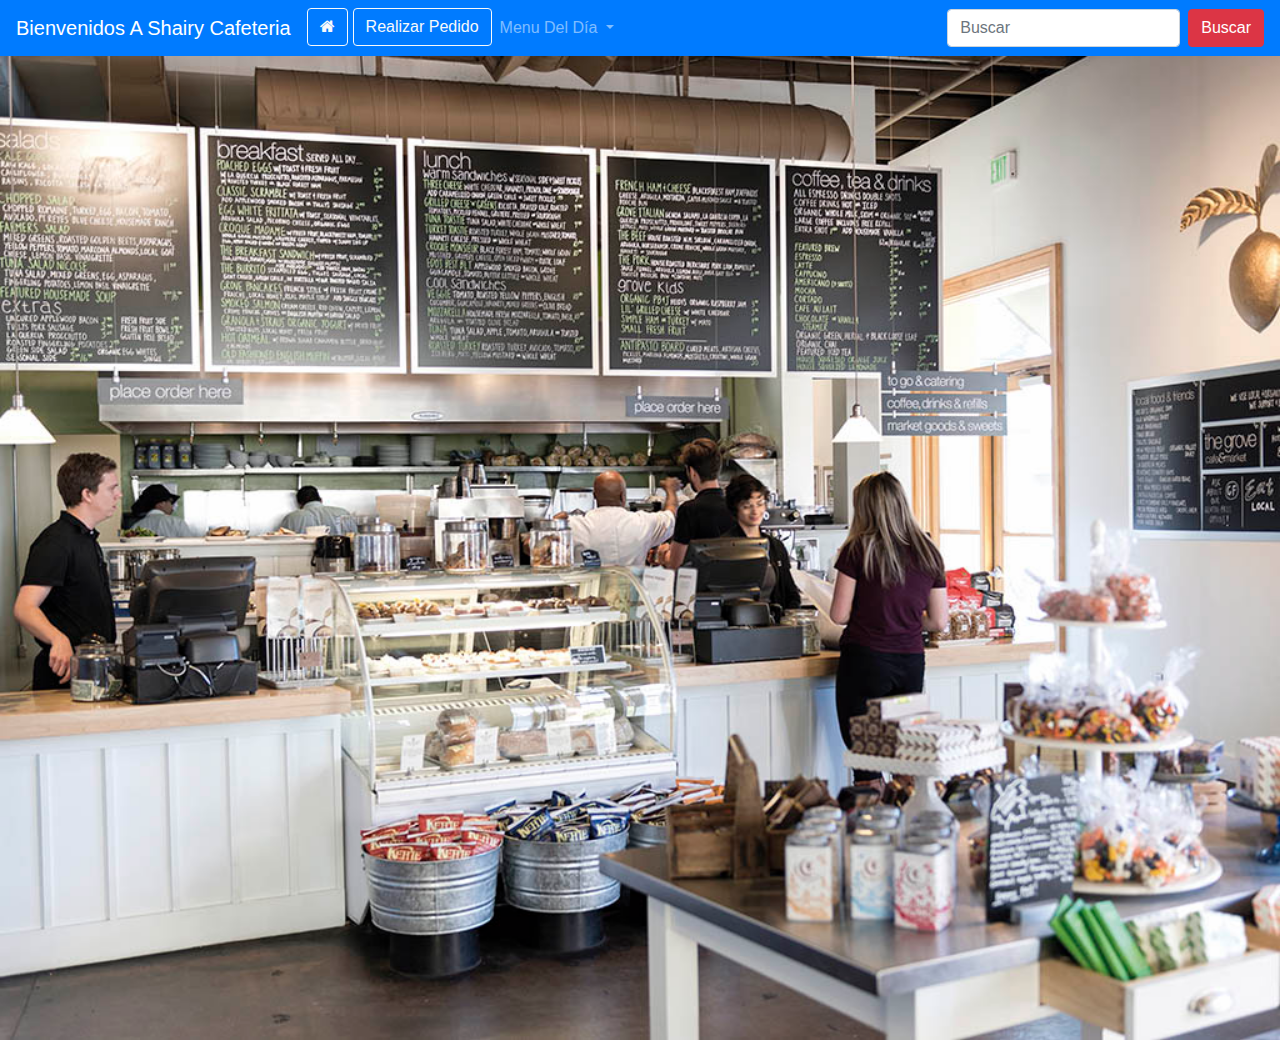
<file: index.html>
<!DOCTYPE html>
<html lang="en">

<head>
    <meta charset="UTF-8">
    <meta name="viewport" content="width=device-width, initial-scale=1.0">

    <link rel="icon" href="img/icono.png" type="image/png" />

    <link rel="stylesheet" href="css/bootstrap.min.css">
    <!-- Font Awesome -->
    <link rel="stylesheet" href="css/font-awesome/css/font-awesome.min.css">

    <!-- Ionicons -->
    <link rel="stylesheet" href="css/Ionicons/css/ionicons.min.css">

    <link rel="stylesheet" href="css/estilos.css">


    <title>Shairy Cafeteria</title>
</head>

<body>

    <header class="main-header">

        <nav class="navbar navbar-expand-lg navbar-dark bg-primary">

            <a class="navbar-brand" href="index.html">Bienvenidos A Shairy Cafeteria</a>

            <button class="navbar-toggler" type="button" data-toggle="collapse" data-target="#navbarSupportedContent" aria-controls="navbarSupportedContent" aria-expanded="false" aria-label="Toggle navigation">
              <span class="navbar-toggler-icon"></span>
            </button>

            <div class="collapse navbar-collapse" id="navbarSupportedContent">
                <ul class="navbar-nav mr-auto">
                    <li class="nav-item active">
                        <a class="btn btn-outline-light" id="inicio" href="index.html"><i class="fa fa-home"></i><span class="sr-only">(current)</span></a>
                    </li>

                    <li class="nav-item active">
                        <a class="btn btn-outline-light" data-toggle="modal" data-target="#modalAgregarPedido" href="#">Realizar Pedido <span class="sr-only"></span></a>
                    </li>

                    <li class="nav-item dropdown">
                        <a class="nav-link dropdown-toggle" href="#" id="navbarDropdown" role="button" data-toggle="dropdown" aria-haspopup="true" aria-expanded="false">
                    Menu Del Día
                  </a>
                        <div class="dropdown-menu" aria-labelledby="navbarDropdown">
                            <a class="dropdown-item" href="jugos.html">Jugos</a>
                            <a class="dropdown-item" href="tostadas.html">Tostadas</a>
                            <a class="dropdown-item" href="#">Pastelitos</a>
                            <a class="dropdown-item" href="#">Quipes</a>
                            <div class="dropdown-divider"></div>
                            <a class="dropdown-item" href="#">Comida Chatarra</a>
                        </div>
                    </li>
                </ul>
                <form class="form-inline my-2 my-lg-0">
                    <input class="form-control mr-sm-2" type="search" placeholder="Buscar" aria-label="Search">
                    <button class="btn btn-danger my-2 my-sm-0" type="submit">Buscar</button>
                </form>
            </div>
        </nav>
    </header>

    <img src="img/fondo.jpg" class="imagen">



    <!--<script src="js/bootstrap.min.js"></script>
    <script src="js/popper.min.js"></script>
    <!--<script src="js/jquery-3.5.1.min.js"></script>-->

    <script src="https://code.jquery.com/jquery-3.5.1.slim.min.js" integrity="sha384-DfXdz2htPH0lsSSs5nCTpuj/zy4C+OGpamoFVy38MVBnE+IbbVYUew+OrCXaRkfj" crossorigin="anonymous"></script>
    <script src="https://cdn.jsdelivr.net/npm/bootstrap@4.5.3/dist/js/bootstrap.bundle.min.js" integrity="sha384-ho+j7jyWK8fNQe+A12Hb8AhRq26LrZ/JpcUGGOn+Y7RsweNrtN/tE3MoK7ZeZDyx" crossorigin="anonymous"></script>


    <div class="modal fade" id="modalAgregarPedido" tabindex="-1" aria-labelledby="exampleModalLabel" aria-hidden="true">

        <div class="modal-dialog">

            <div class="modal-content">

                <div class="modal-header">

                    <h5 class="modal-title" id="exampleModalLabel">Tus pedidos</h5>

                    <button type="button" class="close" data-dismiss="modal" aria-label="Close">

                <span aria-hidden="true">&times;</span>

              </button>

                </div>

                <div class="modal-body">

                    <form>

                        <div class="form-group">

                            <label for="recipient-name" class="col-form-label">Nombre Producto:</label>

                            <span class="input-group-addon"><i class=""></i></span>

                            <select class="form-control input-lg" id="" name="nuevaCategoria" required>
                  
                                <option value="">Selecionar Producto</option>

                                <option value="">Jugos</option>
                                <option value="">Tostadas</option>
                                <option value="">Pastelitos</option>
                                <option value="">Quipes</option>
  
                            </select>

                        </div>

                        <div class="form-group">

                            <label for="recipient-name" class="col-form-label">Cantidad:</label>

                            <input type="number" min="0" value="0" class="form-control" id="recipient-name">

                        </div>

                        <div class="form-group">

                            <label for="message-text" class="col-form-label">Mensaje:</label>

                            <textarea class="form-control" id="message-text" placeholder="Agregue una nota en particular..."></textarea>

                        </div>

                    </form>

                </div>

                <div class="modal-footer">

                    <button type="button" class="btn btn-danger" data-dismiss="modal">Cerrar</button>

                    <button type="button" class="btn btn-primary">Guardar Pedido</button>

                </div>

            </div>

        </div>

    </div>

</body>

</html>
</file>
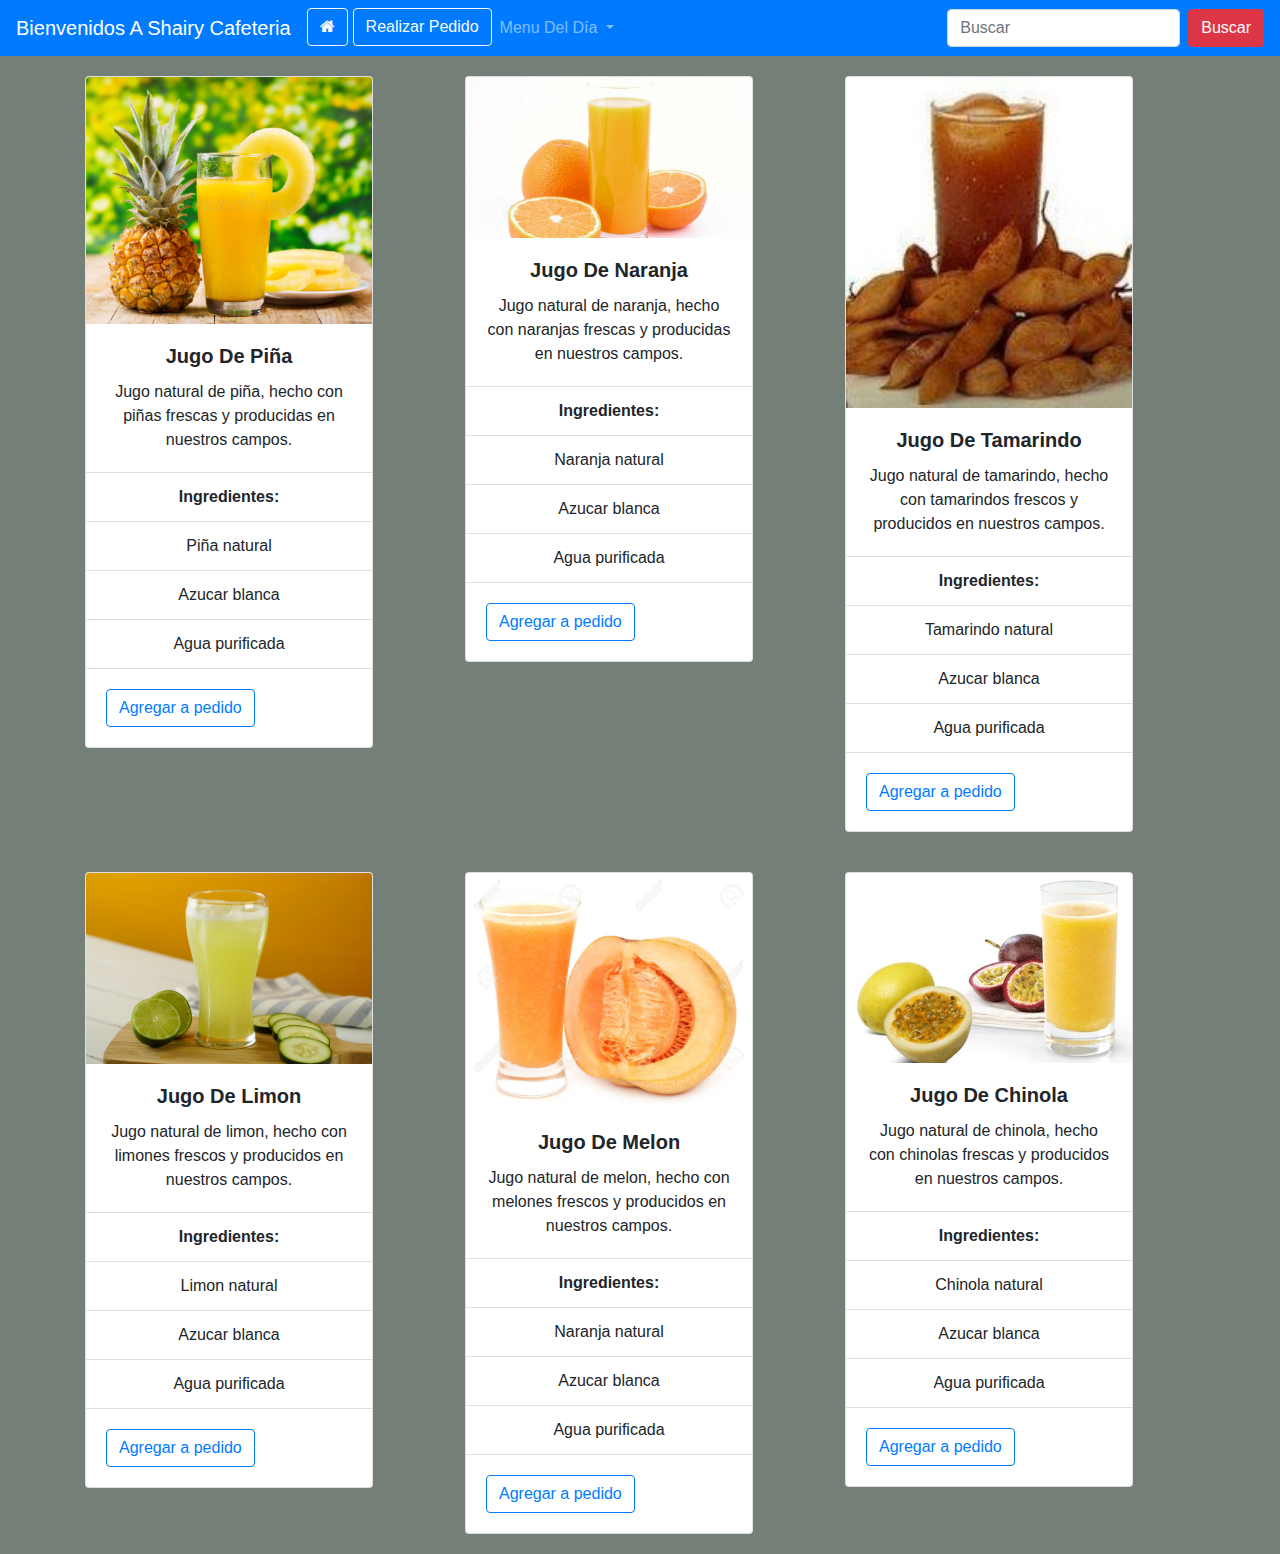
<file: jugos.html>
<!DOCTYPE html>
<html lang="en">

<head>
    <meta charset="UTF-8">
    <meta name="viewport" content="width=device-width, initial-scale=1.0">

    <link rel="icon" href="img/icono.png" type="image/png" />

    <link rel="stylesheet" href="css/bootstrap.min.css">
    <!-- Font Awesome -->
    <link rel="stylesheet" href="css/font-awesome/css/font-awesome.min.css">

    <!-- Ionicons -->
    <link rel="stylesheet" href="css/Ionicons/css/ionicons.min.css">

    <link rel="stylesheet" href="css/estilos.css">
    <title>Jugos</title>
</head>

<body>

    <nav class="navbar navbar-expand-lg navbar-dark bg-primary">

        <a class="navbar-brand" href="index.html">Bienvenidos A Shairy Cafeteria</a>

        <button class="navbar-toggler" type="button" data-toggle="collapse" data-target="#navbarSupportedContent" aria-controls="navbarSupportedContent" aria-expanded="false" aria-label="Toggle navigation">
          <span class="navbar-toggler-icon"></span>
        </button>

        <div class="collapse navbar-collapse" id="navbarSupportedContent">
            <ul class="navbar-nav mr-auto">
                <li class="nav-item active">
                    <a class="btn btn-outline-light" id="inicio" href="index.html"><i class="fa fa-home"></i><span class="sr-only">(current)</span></a>
                </li>

                <li class="nav-item active">
                    <a class="btn btn-outline-light" data-toggle="modal" data-target="#modalAgregarPedido" href="#">Realizar Pedido <span class="sr-only"></span></a>
                </li>

                <li class="nav-item dropdown">
                    <a class="nav-link dropdown-toggle" href="#" id="navbarDropdown" role="button" data-toggle="dropdown" aria-haspopup="true" aria-expanded="false">
                Menu Del Día
              </a>
                    <div class="dropdown-menu" aria-labelledby="navbarDropdown">
                        <a class="dropdown-item" href="jugos.html">Jugos</a>
                        <a class="dropdown-item" href="tostadas.html">Tostadas</a>
                        <a class="dropdown-item" href="#">Pastelitos</a>
                        <a class="dropdown-item" href="#">Quipes</a>
                        <div class="dropdown-divider"></div>
                        <a class="dropdown-item" href="#">Comida Chatarra</a>
                    </div>
                </li>
            </ul>
            <form class="form-inline my-2 my-lg-0">
                <input class="form-control mr-sm-2" type="search" placeholder="Buscar" aria-label="Search">
                <button class="btn btn-danger my-2 my-sm-0" type="submit">Buscar</button>
            </form>
        </div>
    </nav>

    <div class="container">

        <div class="row">

            <div class="col">
                <div class="card" id="card" style="width: 18rem;">
                    <img src="img/jugo-de-piña.jpg" class="card-img-top" alt="...">
                    <div class="card-body">
                        <h5 style="text-align: center; font-weight: bold;" class="card-title">Jugo De Piña</h5>
                        <p style="text-align: center;" class="card-text">Jugo natural de piña, hecho con piñas frescas y producidas en nuestros campos.</p>
                    </div>
                    <ul class="list-group list-group-flush">
                        <li style="text-align: center; font-weight: bold;" class="list-group-item">Ingredientes:</li>
                        <li style="text-align: center;" class="list-group-item">Piña natural</li>
                        <li style="text-align: center;" class="list-group-item">Azucar blanca</li>
                        <li style="text-align: center;" class="list-group-item">Agua purificada</li>
                    </ul>
                    <div class="card-body">
                        <a href="#" class="btn btn-outline-primary">Agregar a pedido</a>
                    </div>
                </div>
            </div>

            <div class="col">
                <div class="card" id="card" style="width: 18rem;">
                    <img src="img/jugo-de-naranja.jpg" class="card-img-top" alt="...">
                    <div class="card-body">
                        <h5 style="text-align: center; font-weight: bold;" class="card-title">Jugo De Naranja</h5>
                        <p style="text-align: center;" class="card-text">Jugo natural de naranja, hecho con naranjas frescas y producidas en nuestros campos.</p>
                    </div>
                    <ul class="list-group list-group-flush">
                        <li style="text-align: center; font-weight: bold;" class="list-group-item">Ingredientes:</li>
                        <li style="text-align: center;" class="list-group-item">Naranja natural</li>
                        <li style="text-align: center;" class="list-group-item">Azucar blanca</li>
                        <li style="text-align: center;" class="list-group-item">Agua purificada</li>
                    </ul>
                    <div class="card-body">
                        <a href="#" class="btn btn-outline-primary">Agregar a pedido</a>
                    </div>
                </div>
            </div>

            <div class="col">
                <div class="card" id="card" style="width: 18rem;">
                    <img src="img/jugo-de-tamarindo.jpg" class="card-img-top" alt="...">
                    <div class="card-body">
                        <h5 style="text-align: center; font-weight: bold;" class="card-title">Jugo De Tamarindo</h5>
                        <p style="text-align: center;" class="card-text">Jugo natural de tamarindo, hecho con tamarindos frescos y producidos en nuestros campos.</p>
                    </div>
                    <ul class="list-group list-group-flush">
                        <li style="text-align: center; font-weight: bold;" class="list-group-item">Ingredientes:</li>
                        <li style="text-align: center;" class="list-group-item">Tamarindo natural</li>
                        <li style="text-align: center;" class="list-group-item">Azucar blanca</li>
                        <li style="text-align: center;" class="list-group-item">Agua purificada</li>
                    </ul>
                    <div class="card-body">
                        <a href="#" class="btn btn-outline-primary">Agregar a pedido</a>
                    </div>
                </div>
            </div>
        </div>

        <div class="row">

            <div class="col">
                <div class="card" id="card" style="width: 18rem;">
                    <img src="img/jugo-de-limon.jpg" class="card-img-top" alt="...">
                    <div class="card-body">
                        <h5 style="text-align: center; font-weight: bold;" class="card-title">Jugo De Limon</h5>
                        <p style="text-align: center;" class="card-text">Jugo natural de limon, hecho con limones frescos y producidos en nuestros campos.</p>
                    </div>
                    <ul class="list-group list-group-flush">
                        <li style="text-align: center; font-weight: bold;" class="list-group-item">Ingredientes:</li>
                        <li style="text-align: center;" class="list-group-item">Limon natural</li>
                        <li style="text-align: center;" class="list-group-item">Azucar blanca</li>
                        <li style="text-align: center;" class="list-group-item">Agua purificada</li>
                    </ul>
                    <div class="card-body">
                        <a href="#" class="btn btn-outline-primary">Agregar a pedido</a>
                    </div>
                </div>
            </div>

            <div class="col">
                <div class="card" id="card" style="width: 18rem;">
                    <img src="img/jugo-de-melon.jpg" class="card-img-top" alt="...">
                    <div class="card-body">
                        <h5 style="text-align: center; font-weight: bold;" class="card-title">Jugo De Melon</h5>
                        <p style="text-align: center;" class="card-text">Jugo natural de melon, hecho con melones frescos y producidos en nuestros campos.</p>
                    </div>
                    <ul class="list-group list-group-flush">
                        <li style="text-align: center; font-weight: bold;" class="list-group-item">Ingredientes:</li>
                        <li style="text-align: center;" class="list-group-item">Naranja natural</li>
                        <li style="text-align: center;" class="list-group-item">Azucar blanca</li>
                        <li style="text-align: center;" class="list-group-item">Agua purificada</li>
                    </ul>
                    <div class="card-body">
                        <a href="#" class="btn btn-outline-primary">Agregar a pedido</a>
                    </div>
                </div>
            </div>

            <div class="col">
                <div class="card" id="card" style="width: 18rem;">
                    <img src="img/jugo-de-chinola.jpg" class="card-img-top" alt="...">
                    <div class="card-body">
                        <h5 style="text-align: center; font-weight: bold;" class="card-title">Jugo De Chinola</h5>
                        <p style="text-align: center;" class="card-text">Jugo natural de chinola, hecho con chinolas frescas y producidos en nuestros campos.</p>
                    </div>
                    <ul class="list-group list-group-flush">
                        <li style="text-align: center; font-weight: bold;" class="list-group-item">Ingredientes:</li>
                        <li style="text-align: center;" class="list-group-item">Chinola natural</li>
                        <li style="text-align: center;" class="list-group-item">Azucar blanca</li>
                        <li style="text-align: center;" class="list-group-item">Agua purificada</li>
                    </ul>
                    <div class="card-body">
                        <a href="#" class="btn btn-outline-primary">Agregar a pedido</a>
                    </div>
                </div>
            </div>
        </div>
    </div>


    <script src="https://code.jquery.com/jquery-3.5.1.slim.min.js" integrity="sha384-DfXdz2htPH0lsSSs5nCTpuj/zy4C+OGpamoFVy38MVBnE+IbbVYUew+OrCXaRkfj" crossorigin="anonymous"></script>
    <script src="https://cdn.jsdelivr.net/npm/bootstrap@4.5.3/dist/js/bootstrap.bundle.min.js" integrity="sha384-ho+j7jyWK8fNQe+A12Hb8AhRq26LrZ/JpcUGGOn+Y7RsweNrtN/tE3MoK7ZeZDyx" crossorigin="anonymous"></script>

    <div class="modal fade" id="modalAgregarPedido" tabindex="-1" aria-labelledby="exampleModalLabel" aria-hidden="true">

        <div class="modal-dialog">

            <div class="modal-content">

                <div class="modal-header">

                    <h5 class="modal-title" id="exampleModalLabel">Tus pedidos</h5>

                    <button type="button" class="close" data-dismiss="modal" aria-label="Close">

                <span aria-hidden="true">&times;</span>

              </button>

                </div>

                <div class="modal-body">

                    <form>

                        <div class="form-group">

                            <label for="recipient-name" class="col-form-label">Nombre Producto:</label>

                            <span class="input-group-addon"><i class=""></i></span>

                            <select class="form-control input-lg" id="" name="nuevaCategoria" required>
                  
                                <option value="">Selecionar Producto</option>

                                <option value="">Jugo</option>
                                <option value="">Tostadas</option>
                                <option value="">Pastelitos</option>
                                <option value="">Quipes</option>
  
                            </select>

                        </div>

                        <div class="form-group">

                            <label for="recipient-name" class="col-form-label">Cantidad:</label>

                            <input type="number" min="0" value="0" class="form-control" id="recipient-name">

                        </div>

                        <div class="form-group">

                            <label for="message-text" class="col-form-label">Mensaje:</label>

                            <textarea class="form-control" id="message-text" placeholder="Agregue una nota en particular..."></textarea>

                        </div>

                    </form>

                </div>

                <div class="modal-footer">

                    <button type="button" class="btn btn-danger" data-dismiss="modal">Cerrar</button>

                    <button type="button" class="btn btn-primary">Guardar Pedido</button>

                </div>

            </div>

        </div>

    </div>
</body>

</html>
</file>
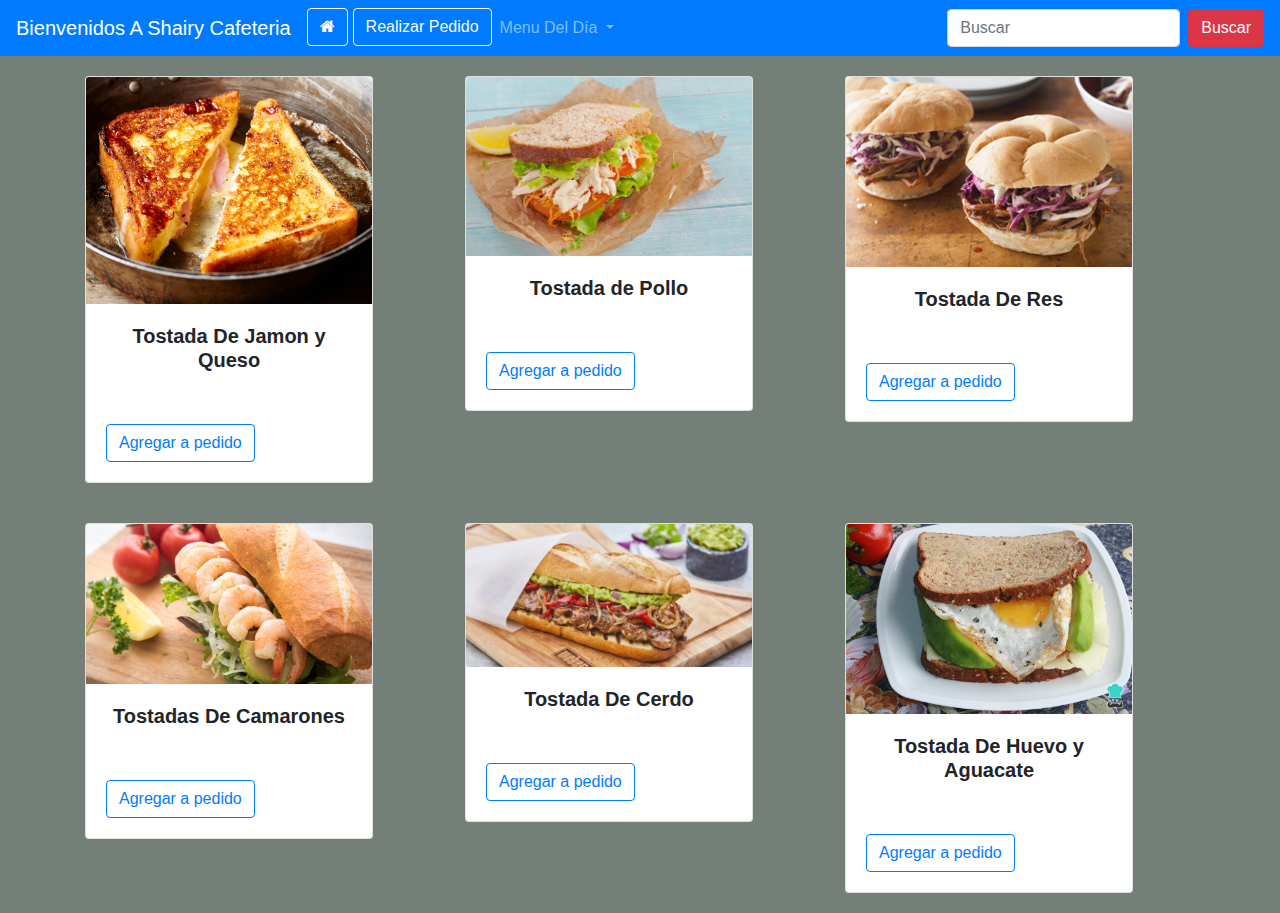
<file: tostadas.html>
<!DOCTYPE html>
<html lang="en">

<head>
    <meta charset="UTF-8">
    <meta name="viewport" content="width=device-width, initial-scale=1.0">

    <link rel="icon" href="img/icono.png" type="image/png" />

    <link rel="stylesheet" href="css/bootstrap.min.css">
    <!-- Font Awesome -->
    <link rel="stylesheet" href="css/font-awesome/css/font-awesome.min.css">

    <!-- Ionicons -->
    <link rel="stylesheet" href="css/Ionicons/css/ionicons.min.css">

    <link rel="stylesheet" href="css/estilos.css">
    <title>Tostadas</title>
</head>

<body>

    <nav class="navbar navbar-expand-lg navbar-dark bg-primary">

        <a class="navbar-brand" href="index.html">Bienvenidos A Shairy Cafeteria</a>

        <button class="navbar-toggler" type="button" data-toggle="collapse" data-target="#navbarSupportedContent" aria-controls="navbarSupportedContent" aria-expanded="false" aria-label="Toggle navigation">
          <span class="navbar-toggler-icon"></span>
        </button>

        <div class="collapse navbar-collapse" id="navbarSupportedContent">
            <ul class="navbar-nav mr-auto">
                <li class="nav-item active">
                    <a class="btn btn-outline-light" id="inicio" href="index.html"><i class="fa fa-home"></i><span class="sr-only">(current)</span></a>
                </li>

                <li class="nav-item active">
                    <a class="btn btn-outline-light" data-toggle="modal" data-target="#modalAgregarPedido" href="#">Realizar Pedido <span class="sr-only"></span></a>
                </li>

                <li class="nav-item dropdown">
                    <a class="nav-link dropdown-toggle" href="#" id="navbarDropdown" role="button" data-toggle="dropdown" aria-haspopup="true" aria-expanded="false">
                Menu Del Día
              </a>
                    <div class="dropdown-menu" aria-labelledby="navbarDropdown">
                        <a class="dropdown-item" href="jugos.html">Jugos</a>
                        <a class="dropdown-item" href="tostadas.html">Tostadas</a>
                        <a class="dropdown-item" href="#">Pastelitos</a>
                        <a class="dropdown-item" href="#">Quipes</a>
                        <div class="dropdown-divider"></div>
                        <a class="dropdown-item" href="#">Comida Chatarra</a>
                    </div>
                </li>
            </ul>
            <form class="form-inline my-2 my-lg-0">
                <input class="form-control mr-sm-2" type="search" placeholder="Buscar" aria-label="Search">
                <button class="btn btn-danger my-2 my-sm-0" type="submit">Buscar</button>
            </form>
        </div>
    </nav>

    <div class="container">

        <div class="row">

            <div class="col">
                <div class="card" id="card" style="width: 18rem;">
                    <img src="img/tostada-jamon-y-queso.jpg" class="card-img-top" alt="...">
                    <div class="card-body">
                        <h5 style="text-align: center; font-weight: bold;" class="card-title">Tostada De Jamon y Queso</h5>

                    </div>

                    <div class="card-body">
                        <a href="#" class="btn btn-outline-primary">Agregar a pedido</a>
                    </div>
                </div>
            </div>

            <div class="col">
                <div class="card" id="card" style="width: 18rem;">
                    <img src="img/tostada-de-pollo.jpg" class="card-img-top" alt="...">
                    <div class="card-body">
                        <h5 style="text-align: center; font-weight: bold;" class="card-title">Tostada de Pollo</h5>

                    </div>

                    <div class="card-body">
                        <a href="#" class="btn btn-outline-primary">Agregar a pedido</a>
                    </div>
                </div>
            </div>

            <div class="col">
                <div class="card" id="card" style="width: 18rem;">
                    <img src="img/tostada-de-res.jpg" class="card-img-top" alt="...">
                    <div class="card-body">
                        <h5 style="text-align: center; font-weight: bold;" class="card-title">Tostada De Res</h5>

                    </div>

                    <div class="card-body">
                        <a href="#" class="btn btn-outline-primary">Agregar a pedido</a>
                    </div>
                </div>
            </div>
        </div>

        <div class="row">

            <div class="col">
                <div class="card" id="card" style="width: 18rem;">
                    <img src="img/tostada-de-camarones.jpg" class="card-img-top" alt="...">
                    <div class="card-body">
                        <h5 style="text-align: center; font-weight: bold;" class="card-title">Tostadas De Camarones</h5>

                    </div>

                    <div class="card-body">
                        <a href="#" class="btn btn-outline-primary">Agregar a pedido</a>
                    </div>
                </div>
            </div>

            <div class="col">
                <div class="card" id="card" style="width: 18rem;">
                    <img src="img/tostada-de-cerdo.jpg" class="card-img-top" alt="...">
                    <div class="card-body">
                        <h5 style="text-align: center; font-weight: bold;" class="card-title">Tostada De Cerdo</h5>

                    </div>

                    <div class="card-body">
                        <a href="#" class="btn btn-outline-primary">Agregar a pedido</a>
                    </div>
                </div>
            </div>

            <div class="col">
                <div class="card" id="card" style="width: 18rem;">
                    <img src="img/tostada-de-huevo.jpg" class="card-img-top" alt="...">
                    <div class="card-body">
                        <h5 style="text-align: center; font-weight: bold;" class="card-title">Tostada De Huevo y Aguacate</h5>

                    </div>

                    <div class="card-body">
                        <a href="#" class="btn btn-outline-primary">Agregar a pedido</a>
                    </div>
                </div>
            </div>
        </div>
    </div>


    <script src="https://code.jquery.com/jquery-3.5.1.slim.min.js" integrity="sha384-DfXdz2htPH0lsSSs5nCTpuj/zy4C+OGpamoFVy38MVBnE+IbbVYUew+OrCXaRkfj" crossorigin="anonymous"></script>
    <script src="https://cdn.jsdelivr.net/npm/bootstrap@4.5.3/dist/js/bootstrap.bundle.min.js" integrity="sha384-ho+j7jyWK8fNQe+A12Hb8AhRq26LrZ/JpcUGGOn+Y7RsweNrtN/tE3MoK7ZeZDyx" crossorigin="anonymous"></script>

    <div class="modal fade" id="modalAgregarPedido" tabindex="-1" aria-labelledby="exampleModalLabel" aria-hidden="true">

        <div class="modal-dialog">

            <div class="modal-content">

                <div class="modal-header">

                    <h5 class="modal-title" id="exampleModalLabel">Tus pedidos</h5>

                    <button type="button" class="close" data-dismiss="modal" aria-label="Close">

                <span aria-hidden="true">&times;</span>

              </button>

                </div>

                <div class="modal-body">

                    <form>

                        <div class="form-group">

                            <label for="recipient-name" class="col-form-label">Nombre Producto:</label>

                            <span class="input-group-addon"><i class=""></i></span>

                            <select class="form-control input-lg" id="" name="nuevaCategoria" required>
                  
                                <option value="">Selecionar Producto</option>

                                <option value="">Jugo</option>
                                <option value="">Tostadas</option>
                                <option value="">Pastelitos</option>
                                <option value="">Quipes</option>
  
                            </select>

                        </div>

                        <div class="form-group">

                            <label for="recipient-name" class="col-form-label">Cantidad:</label>

                            <input type="number" min="0" value="0" class="form-control" id="recipient-name">

                        </div>

                        <div class="form-group">

                            <label for="message-text" class="col-form-label">Mensaje:</label>

                            <textarea class="form-control" id="message-text" placeholder="Agregue una nota en particular..."></textarea>

                        </div>

                    </form>

                </div>

                <div class="modal-footer">

                    <button type="button" class="btn btn-danger" data-dismiss="modal">Cerrar</button>

                    <button type="button" class="btn btn-primary">Guardar Pedido</button>

                </div>

            </div>

        </div>

    </div>
</body>

</html>
</file>
<file: css/estilos.css>
.imagen {
    /*background-image: url('../img/fondo.jpg');*/
    width: 100%;
}

#inicio {
    margin-right: 5px;
}

#card {
    margin-top: 20px;
    margin-bottom: 20px;
}

body {
    background: #748077;
}
</file>
